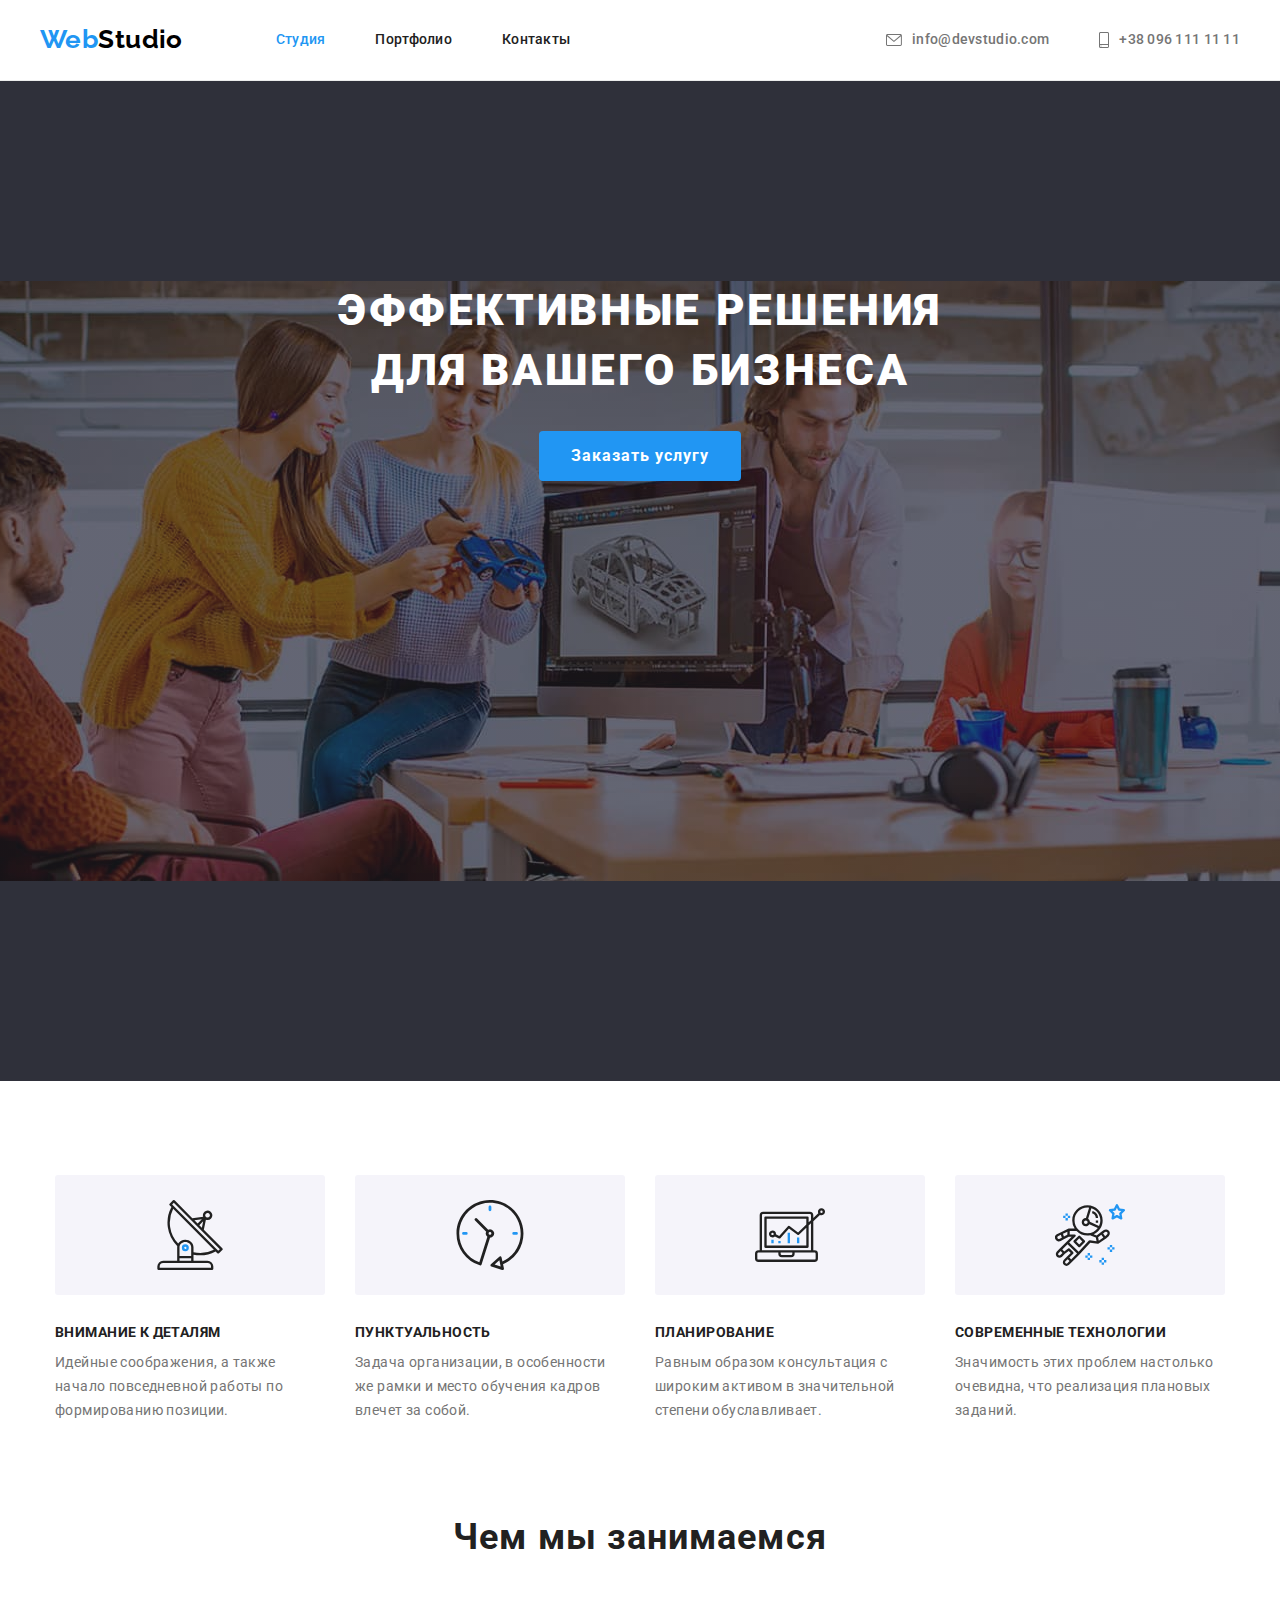
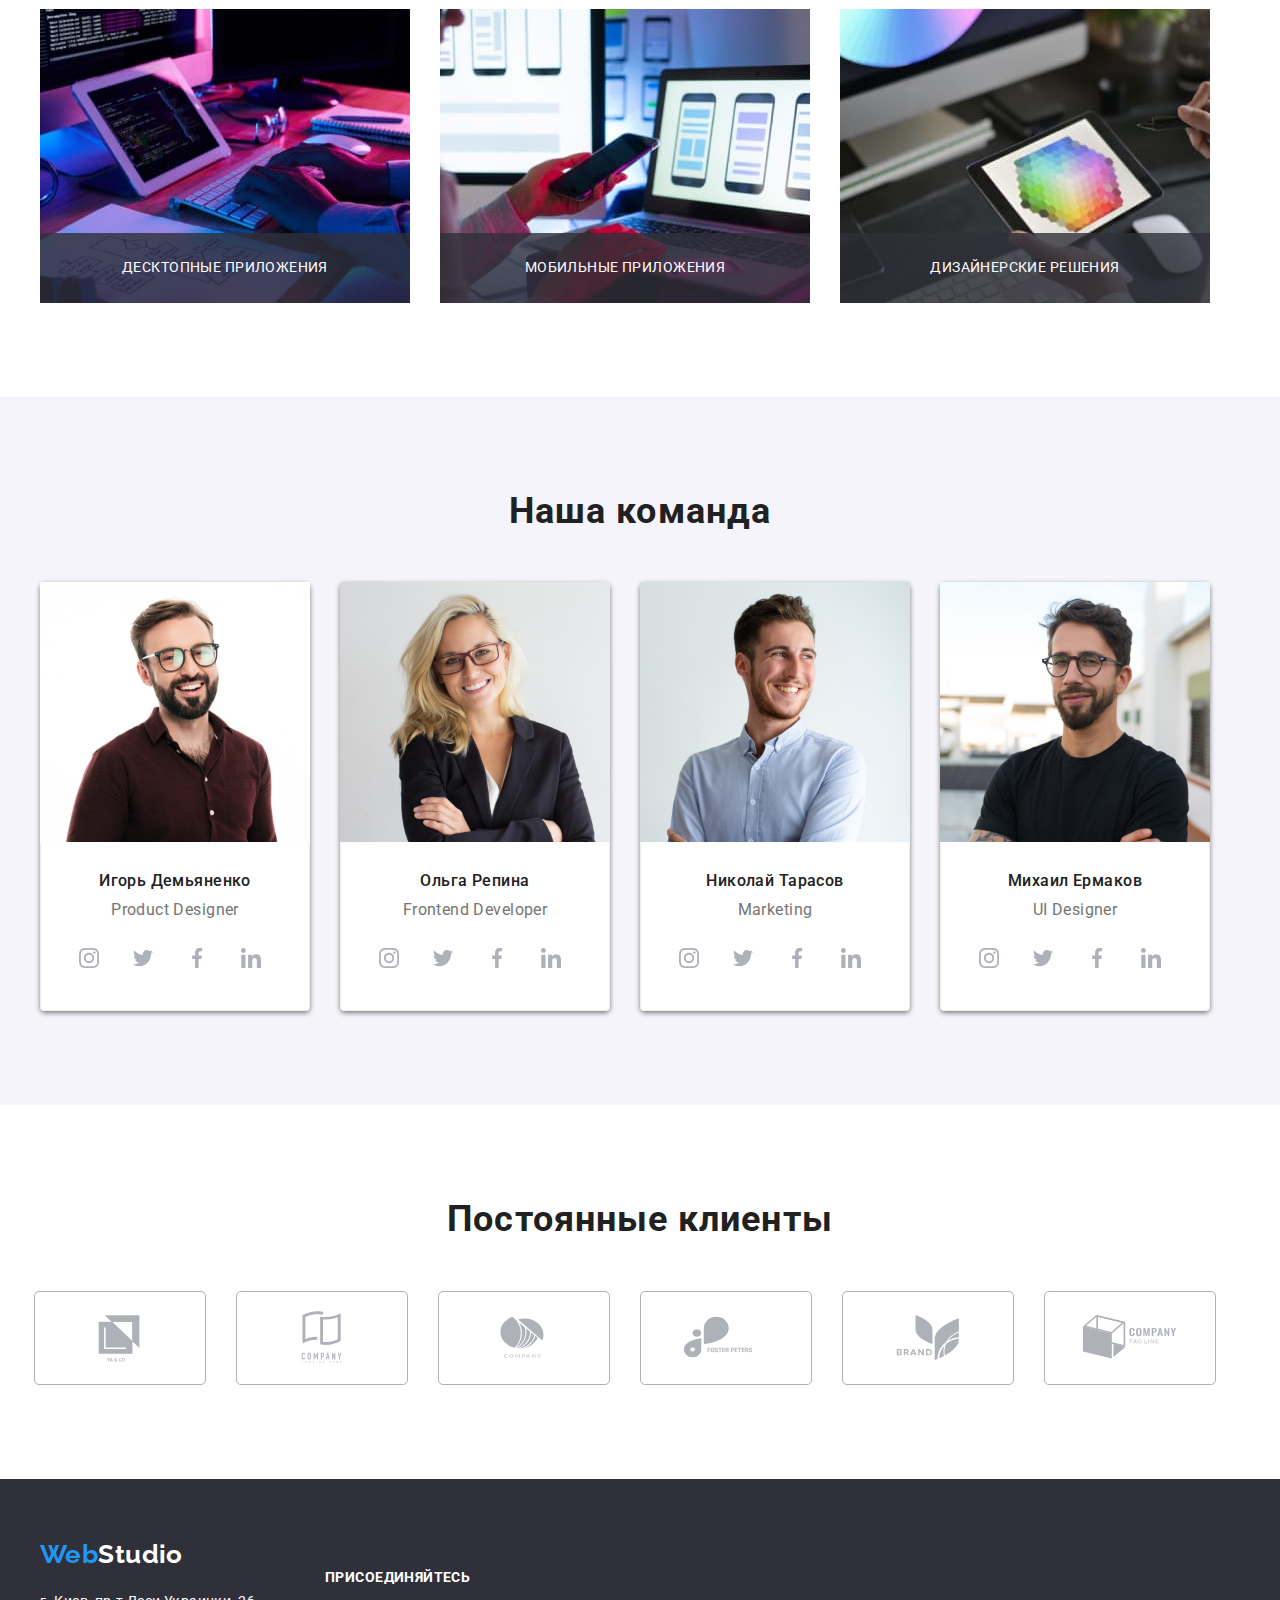
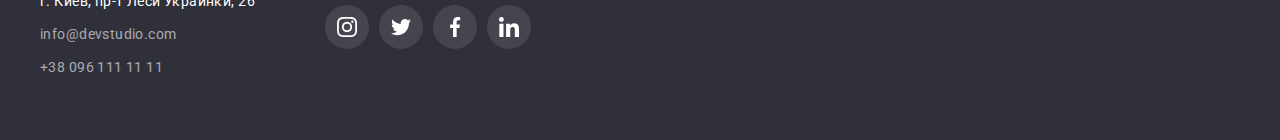
<file: index.html>
<!DOCTYPE html>
<html lang="ru">
  <head>
    <meta charset="UTF-8" />
    <meta http-equiv="X-UA-Compatible" content="IE=edge" />
    <meta name="viewport" content="width=device-width, initial-scale=1.0" />
    <title>WebStudio</title>
    <link rel="preconnect" href="https://fonts.googleapis.com" />
    <link rel="preconnect" href="https://fonts.gstatic.com" crossorigin />
    <link
      href="https://fonts.googleapis.com/css2?family=Raleway:wght@700&family=Roboto:wght@400;500;700;900&display=swap"
      rel="stylesheet"
    />
    <link
      rel="stylesheet"
      href="https://cdnjs.cloudflare.com/ajax/libs/modern-normalize/1.1.0/modern-normalize.min.css"
      integrity="sha512-wpPYUAdjBVSE4KJnH1VR1HeZfpl1ub8YT/NKx4PuQ5NmX2tKuGu6U/JRp5y+Y8XG2tV+wKQpNHVUX03MfMFn9Q=="
      crossorigin="anonymous"
      referrerpolicy="no-referrer"
    />
    <link rel="stylesheet" href="./css/style.css" />
  </head>
  <body>
    <!-- Шапка -->
    <header class="header-padding">
      <div class="container container-nav">
        <nav class="main-nav">
          <a href="./index.html" class="logo"
            ><span class="logo-web">Web</span>Studio</a
          >
          <ul class="site-nav link">
            <li class="item">
              <a class="site-nav current studio-page" href="./index.html"
                >Студия</a
              >
            </li>
            <li class="item">
              <a class="site-nav portfolio-page" href="./portfolio.html"
                >Портфолио</a
              >
            </li>
            <li class="item">
              <a class="site-nav contacts-page" href="">Контакты</a>
            </li>
          </ul>
        </nav>
        <ul class="header-contacts link">
          <li class="item">
            <a class="contacts email-header" href="info@devstudio.com">
              <svg class="email-header-svg">
                <use href="./images/sprite.svg#icon-svgenvelope"></use>
              </svg>
              info@devstudio.com
            </a>
          </li>
          <li class="item">
            <a class="contacts tel-header" href="tel:+380961111111">
              <svg class="tel-header-svg">
                <use href="./images/sprite.svg#icon-svgsmartphone"></use>
              </svg>
              +38 096 111 11 11
            </a>
          </li>
        </ul>
      </div>
    </header>
    <main>
      <!-- Герой -->
      <section class="hero overlay">
        <div class="container">
          <!-- Overlay -->
          <h1 class="tagline">Эффективные решения<br />для вашего бизнеса</h1>
          <button type="button" class="order-button">Заказать услугу</button>
        </div>
      </section>
      <section class="section">
        <div class="container">
          <h2 class="visually-hidden">Особенности</h2>
          <ul class="feature">
            <li class="feature-box">
              <div class="feature-item">
                <svg class="feature-svg">
                  <use
                    href="./images/sprite.svg#icon-svggroup-1"
                    width="70px"
                    height="70px"
                  ></use>
                </svg>
              </div>
              <h3 class="feature-tittle">Внимание к деталям</h3>
              <p class="feature-text">
                Идейные соображения, а также начало повседневной работы по
                формированию позиции.
              </p>
            </li>
            <li class="feature-box">
              <div class="feature-item">
                <svg class="feature-svg">
                  <use
                    href="./images/sprite.svg#icon-svggroup-2"
                    width="70px"
                    height="70px"
                  ></use>
                </svg>
              </div>
              <h3 class="feature-tittle">Пунктуальность</h3>
              <p class="feature-text">
                Задача организации, в особенности же рамки и место обучения
                кадров влечет за собой.
              </p>
            </li>
            <li class="feature-box">
              <div class="feature-item">
                <svg class="feature-svg">
                  <use
                    href="./images/sprite.svg#icon-svggroup-3"
                    width="70px"
                    height="70px"
                  ></use>
                </svg>
              </div>
              <h3 class="feature-tittle">Планирование</h3>
              <p class="feature-text">
                Равным образом консультация с широким активом в значительной
                степени обуславливает.
              </p>
            </li>
            <li class="feature-box">
              <div class="feature-item">
                <svg class="feature-svg">
                  <use
                    href="./images/sprite.svg#icon-svggroup-4"
                    width="70px"
                    height="70px"
                  ></use>
                </svg>
              </div>
              <h3 class="feature-tittle">Современные технологии</h3>
              <p class="feature-text">
                Значимость этих проблем настолько очевидна, что реализация
                плановых заданий.
              </p>
            </li>
          </ul>
        </div>
      </section>
      <!--Чем мы занимаемся-->
      <section class="section-works">
        <div class="container">
          <h2 class="section-title">Чем мы занимаемся</h2>
          <ul class="works">
            <li class="works-item">
              <img
                src="images/box1.jpg"
                alt="Десктопные приложения"
                width="370"
                height="294"
              />
              <div class="works-text-box">
                <p class="works-text">Десктопные приложения</p>
              </div>
            </li>
            <li class="works-item">
              <img
                src="images/box2.jpg"
                alt="Мобильные приложения"
                width="370"
                height="294"
              />
              <div class="works-text-box">
                <p class="works-text">Мобильные приложения</p>
              </div>
            </li>
            <li class="works-item">
              <img
                src="images/box3.jpg"
                alt="Дизайнерские решения"
                width="370"
                height="294"
              />
              <div class="works-text-box">
                <p class="works-text">Дизайнерские решения</p>
              </div>
            </li>
          </ul>
        </div>
      </section>
      <!-- Наша команда -->
      <section class="section team-section">
        <div class="container">
          <h2 class="section-title">Наша команда</h2>
          <ul class="team">
            <li class="team-box">
              <img
                src="images/img.jpg"
                alt="Игорь Демьяненко"
                width="270"
                height="260"
              />
              <div class="team-man">
                <h3 class="team-name">Игорь Демьяненко</h3>
                <p class="team-text">Product Designer</p>
                <ul class="team-link">
                  <li>
                    <a href="" class="team-link-item">
                      <svg class="team-link-svg" width="20px" height="20px">
                        <use href="./images/sprite.svg#icon-svgsocial-1"></use>
                      </svg>
                    </a>
                  </li>
                  <li>
                    <a href="" class="team-link-item">
                      <svg class="team-link-svg" width="20px" height="20px">
                        <use href="./images/sprite.svg#icon-svgsocial-2"></use>
                      </svg>
                    </a>
                  </li>
                  <li>
                    <a href="" class="team-link-item">
                      <svg class="team-link-svg" width="20px" height="20px">
                        <use href="./images/sprite.svg#icon-svgsocial-3"></use>
                      </svg>
                    </a>
                  </li>
                  <li>
                    <a href="" class="team-link-item">
                      <svg class="team-link-svg" width="20px" height="20px">
                        <use href="./images/sprite.svg#icon-svgsocial-4"></use>
                      </svg>
                    </a>
                  </li>
                </ul>
              </div>
            </li>
            <li class="team-box">
              <img
                src="images/img(1).jpg"
                alt="Ольга Репина"
                width="270"
                height="260"
              />
              <div class="team-man">
                <h3 class="team-name">Ольга Репина</h3>
                <p class="team-text">Frontend Developer</p>
                <ul class="team-link">
                  <li>
                    <a href="" class="team-link-item">
                      <svg class="team-link-svg" width="20px" height="20px">
                        <use href="./images/sprite.svg#icon-svgsocial-1"></use>
                      </svg>
                    </a>
                  </li>
                  <li>
                    <a href="" class="team-link-item">
                      <svg class="team-link-svg" width="20px" height="20px">
                        <use href="./images/sprite.svg#icon-svgsocial-2"></use>
                      </svg>
                    </a>
                  </li>
                  <li>
                    <a href="" class="team-link-item">
                      <svg class="team-link-svg" width="20px" height="20px">
                        <use href="./images/sprite.svg#icon-svgsocial-3"></use>
                      </svg>
                    </a>
                  </li>
                  <li>
                    <a href="" class="team-link-item">
                      <svg class="team-link-svg" width="20px" height="20px">
                        <use href="./images/sprite.svg#icon-svgsocial-4"></use>
                      </svg>
                    </a>
                  </li>
                </ul>
              </div>
            </li>
            <li class="team-box">
              <img
                src="images/img(2).jpg"
                alt="Николай Тарасов"
                width="270"
                height="260"
              />
              <div class="team-man">
                <h3 class="team-name">Николай Тарасов</h3>
                <p class="team-text">Marketing</p>
                <ul class="team-link">
                  <li>
                    <a href="" class="team-link-item">
                      <svg class="team-link-svg" width="20px" height="20px">
                        <use href="./images/sprite.svg#icon-svgsocial-1"></use>
                      </svg>
                    </a>
                  </li>
                  <li>
                    <a href="" class="team-link-item">
                      <svg class="team-link-svg" width="20px" height="20px">
                        <use href="./images/sprite.svg#icon-svgsocial-2"></use>
                      </svg>
                    </a>
                  </li>
                  <li>
                    <a href="" class="team-link-item">
                      <svg class="team-link-svg" width="20px" height="20px">
                        <use href="./images/sprite.svg#icon-svgsocial-3"></use>
                      </svg>
                    </a>
                  </li>
                  <li>
                    <a href="" class="team-link-item">
                      <svg class="team-link-svg" width="20px" height="20px">
                        <use href="./images/sprite.svg#icon-svgsocial-4"></use>
                      </svg>
                    </a>
                  </li>
                </ul>
              </div>
            </li>
            <li class="team-box">
              <img
                src="images/img(3).jpg"
                alt="Михаил Ермаков"
                width="270"
                height="260"
              />
              <div class="team-man">
                <h3 class="team-name">Михаил Ермаков</h3>
                <p class="team-text">UI Designer</p>
                <ul class="team-link">
                  <li>
                    <a class="team-link-item" href=""
                      ><svg class="team-link-svg" width="20px" height="20px">
                        <use href="./images/sprite.svg#icon-svgsocial-1"></use>
                      </svg>
                    </a>
                  </li>
                  <li>
                    <a href="" class="team-link-item">
                      <svg class="team-link-svg" width="20px" height="20px">
                        <use href="./images/sprite.svg#icon-svgsocial-2"></use>
                      </svg>
                    </a>
                  </li>
                  <li>
                    <a href="" class="team-link-item">
                      <svg class="team-link-svg" width="20px" height="20px">
                        <use href="./images/sprite.svg#icon-svgsocial-3"></use>
                      </svg>
                    </a>
                  </li>
                  <li>
                    <a href="" class="team-link-item">
                      <svg class="team-link-svg" width="20px" height="20px">
                        <use href="./images/sprite.svg#icon-svgsocial-4"></use>
                      </svg>
                    </a>
                  </li>
                </ul>
              </div>
            </li>
          </ul>
        </div>
      </section>
      <!-- Постоянные клиенты -->
      <section class="section">
        <h2 class="section-title">Постоянные клиенты</h2>
        <ul class="client-section">
          <li class="client-box">
            <a href="" class="client"
              ><svg class="icon-svgclient">
                <use href="./images/sprite.svg#icon-svgclient-1"></use>
              </svg>
            </a>
          </li>
          <li class="client-box">
            <a href="" class="client"
              ><svg class="icon-svgclient">
                <use href="./images/sprite.svg#icon-svgclient-2"></use>
              </svg>
            </a>
          </li>
          <li class="client-box">
            <a href="" class="client"
              ><svg class="icon-svgclient">
                <use href="./images/sprite.svg#icon-svgclient-3"></use>
              </svg>
            </a>
          </li>
          <li class="client-box">
            <a href="" class="client"
              ><svg class="icon-svgclient">
                <use href="./images/sprite.svg#icon-svgclient-4"></use>
              </svg>
            </a>
          </li>
          <li class="client-box">
            <a href="" class="client">
              <svg class="icon-svgclient">
                <use href="./images/sprite.svg#icon-svgclient-5"></use>
              </svg>
            </a>
          </li>
          <li class="client-box">
            <a href="" class="client"
              ><svg class="icon-svgclient">
                <use href="./images/sprite.svg#icon-svgclient-6"></use>
              </svg>
            </a>
          </li>
        </ul>
      </section>
    </main>
    <!--Подвал-->
    <footer class="page-footer">
      <div class="container-footer">
        <div>
          <a href="./index.html" class="logo-footer"
            ><span class="logo-web">Web</span>Studio</a
          >
          <address>
            <p class="geolocation">г. Киев, пр-т Леси Украинки, 26</p>
            <a
              target="_blank"
              href="info@devstudio.com"
              class="contacts-footer email-footer"
              >info@devstudio.com</a
            >
            <a target="_blank" href="+380961111111" class="contacts-footer"
              >+38 096 111 11 11</a
            >
          </address>
        </div>
        <div class="footer-link-container">
          <p class="footer-link-text">присоединяйтесь</p>
          <ul class="footer-link-box">
            <li class="footer-link">
              <a href="" class="footer-link-item">
                <svg class="footer-link-svg">
                  <use href="./images/sprite.svg#icon-svgsocial-footer-1"></use>
                </svg>
              </a>
            </li>
            <li class="footer-link">
              <a href="" class="footer-link-item">
                <svg class="footer-link-svg">
                  <use href="./images/sprite.svg#icon-svgsocial-footer-2"></use>
                </svg>
              </a>
            </li>
            <li class="footer-link">
              <a href="" class="footer-link-item">
                <svg class="footer-link-svg">
                  <use href="./images/sprite.svg#icon-svgsocial-footer-3"></use>
                </svg>
              </a>
            </li>
            <li class="footer-link">
              <a href="" class="footer-link-item">
                <svg class="footer-link-svg">
                  <use href="./images/sprite.svg#icon-svgsocial-footer-4"></use>
                </svg>
              </a>
            </li>
          </ul>
        </div>
      </div>
    </footer>
  </body>
</html>
</file>
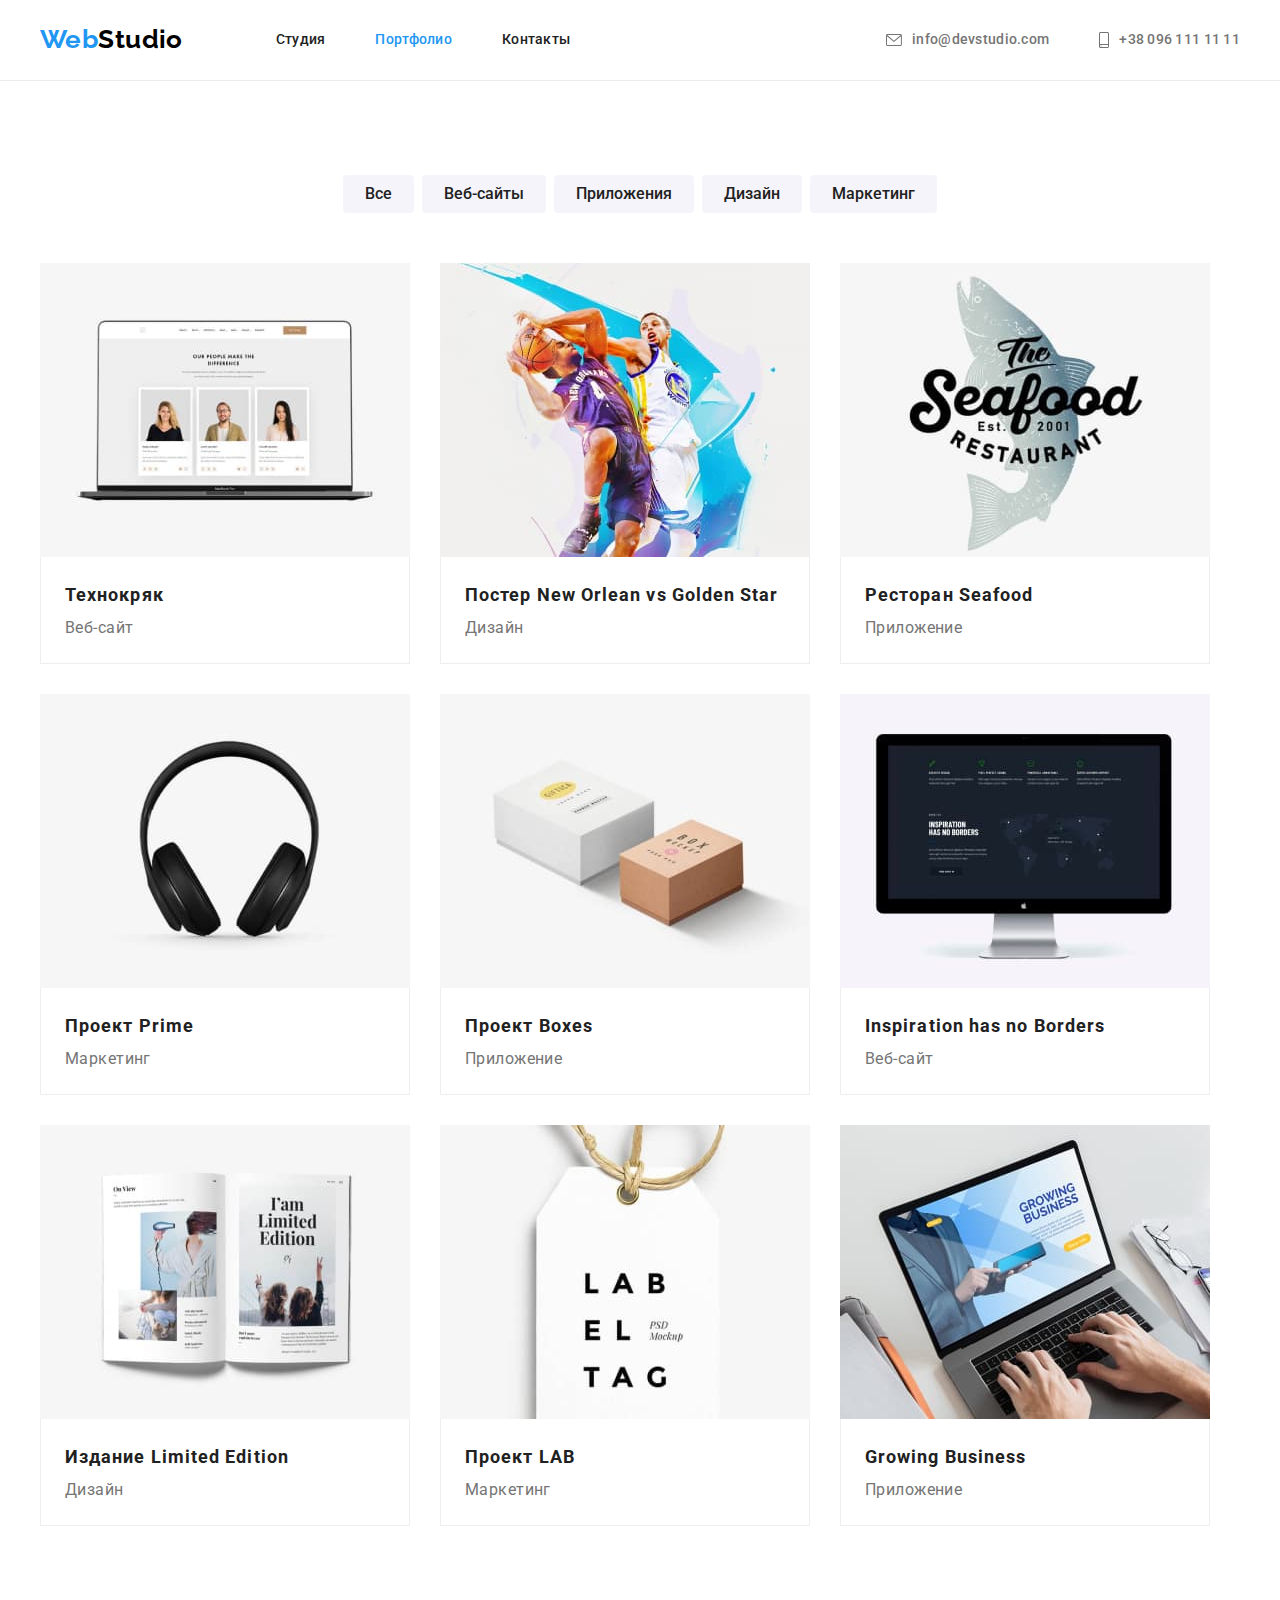
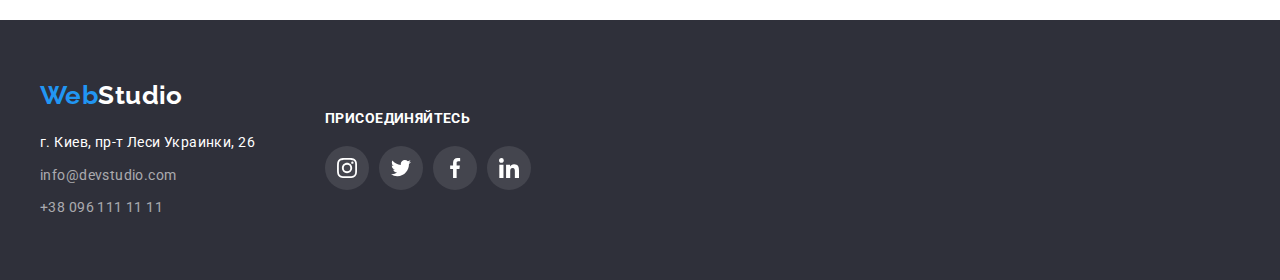
<file: portfolio.html>
<!DOCTYPE html>
<html lang="ru">
  <head>
    <meta charset="UTF-8" />
    <meta http-equiv="X-UA-Compatible" content="IE=edge" />
    <meta name="viewport" content="width=device-width, initial-scale=1.0" />
    <title>WebStudio</title>
    <link rel="preconnect" href="https://fonts.googleapis.com" />
    <link rel="preconnect" href="https://fonts.gstatic.com" crossorigin />
    <link
      href="https://fonts.googleapis.com/css2?family=Raleway:wght@700&family=Roboto:wght@400;500;700;900&display=swap"
      rel="stylesheet"
    />
    <link
      rel="stylesheet"
      href="https://cdnjs.cloudflare.com/ajax/libs/modern-normalize/1.1.0/modern-normalize.min.css"
      integrity="sha512-wpPYUAdjBVSE4KJnH1VR1HeZfpl1ub8YT/NKx4PuQ5NmX2tKuGu6U/JRp5y+Y8XG2tV+wKQpNHVUX03MfMFn9Q=="
      crossorigin="anonymous"
      referrerpolicy="no-referrer"
    />
    <link rel="stylesheet" href="./css/style.css" />
  </head>
  <body>
    <!-- Шапка -->
    <header class="header-padding">
      <div class="container container-nav">
        <nav class="main-nav">
          <a href="./index.html" class="logo"
            ><span class="logo-web">Web</span>Studio</a
          >
          <ul class="site-nav link">
            <li class="item">
              <a class="site-nav studio-page" href="./index.html">Студия</a>
            </li>
            <li class="item">
              <a class="site-nav current portfolio-page" href="./portfolio.html"
                >Портфолио</a
              >
            </li>
            <li class="item">
              <a class="site-nav contacts-page" href="">Контакты</a>
            </li>
          </ul>
        </nav>
        <ul class="header-contacts link">
          <li class="item">
            <a class="contacts email-header" href="info@devstudio.com">
              <svg class="email-header-svg">
                <use href="./images/sprite.svg#icon-svgenvelope"></use>
              </svg>
              info@devstudio.com
            </a>
          </li>
          <li class="item">
            <a class="contacts tel-header" href="tel:+380961111111">
              <svg class="tel-header-svg">
                <use href="./images/sprite.svg#icon-svgsmartphone"></use>
              </svg>
              +38 096 111 11 11
            </a>
          </li>
        </ul>
      </div>
    </header>
    <main>
      <!--Навигация на странице-->
      <section class="section">
        <div class="container">
          <h1 class="visually-hidden">Наши работы</h1>
          <ul class="works-catt">
            <li class="port-catt">
              <button type="button" class="button-portfolio">Все</button>
            </li>
            <li class="port-catt">
              <button type="button" class="button-portfolio">Веб-сайты</button>
            </li>
            <li class="port-catt">
              <button type="button" class="button-portfolio">Приложения</button>
            </li>
            <li class="port-catt">
              <button type="button" class="button-portfolio">Дизайн</button>
            </li>
            <li class="port-catt">
              <button type="button" class="button-portfolio">Маркетинг</button>
            </li>
          </ul>
        </div>
        <div class="container project-container">
          <h2 class="visually-hidden">Примеры наших работ</h2>
          <ul class="all-project">
            <li class="project-box">
              <a href="">
                <img
                  src="./images/img-portfolio/img.jpg"
                  alt="Сайт компании Технокряк"
                  width="370"
                  height="294"
                />
                <div class="project-item">
                  <h3 class="name-project">Технокряк</h3>
                  <p class="project-text">Веб-сайт</p>
                  <p></p>
                </div>
              </a>
            </li>
            <li class="project-box">
              <a class="" href="">
                <img
                  src="./images/img-portfolio/img(1).jpg"
                  alt="Спортивный постер"
                  width="370"
                  height="294"
                />
                <div class="project-item">
                  <h3 class="name-project">Постер New Orlean vs Golden Star</h3>
                  <p class="project-text">Дизайн</p>
                  <p></p>
                </div>
              </a>
            </li>
            <li class="project-box">
              <a href="">
                <img
                  src="./images/img-portfolio/img(2).jpg"
                  alt="Приложение для ресторана Seafood"
                  width="370"
                  height="294"
                />
                <div class="project-item">
                  <h3 class="name-project">Ресторан Seafood</h3>
                  <p class="project-text">Приложение</p>
                  <p></p>
                </div>
              </a>
            </li>
            <li class="project-box">
              <a href="">
                <img
                  src="./images/img-portfolio/img(3).jpg"
                  alt="Маркетинг для проекта Prime"
                  width="370"
                  height="294"
                />
                <div class="project-item">
                  <h3 class="name-project">Проект Prime</h3>
                  <p class="project-text">Маркетинг</p>
                  <p></p>
                </div>
              </a>
            </li>
            <li class="project-box">
              <a href="">
                <img
                  src="./images/img-portfolio/img(4).jpg"
                  alt="Приложение для проекта Boxes"
                  width="370"
                  height="294"
                />
                <div class="project-item">
                  <h3 class="name-project">Проект Boxes</h3>
                  <p class="project-text">Приложение</p>
                  <p></p>
                </div>
              </a>
            </li>
            <li class="project-box">
              <a href="">
                <img
                  src="./images/img-portfolio/img(5).jpg"
                  alt="Веб-сайт Inspiration has no Borders"
                  width="370"
                  height="294"
                />
                <div class="project-item">
                  <h3 class="name-project">Inspiration has no Borders</h3>
                  <p class="project-text">Веб-сайт</p>
                  <p></p>
                </div>
              </a>
            </li>
            <li class="project-box">
              <a href="">
                <img
                  src="./images/img-portfolio/img(6).jpg"
                  alt="Дизайн издания Limited Edition"
                  width="370"
                  height="294"
                />
                <div class="project-item">
                  <h3 class="name-project">Издание Limited Edition</h3>
                  <p class="project-text">Дизайн</p>
                  <p></p>
                </div>
              </a>
            </li>
            <li class="project-box">
              <a href="">
                <img
                  src="./images/img-portfolio/img(7).jpg"
                  alt="Маркетинг для Проека LAB"
                  width="370"
                  height="294"
                />
                <div class="project-item">
                  <h3 class="name-project">Проект LAB</h3>
                  <p class="project-text">Маркетинг</p>
                  <p></p>
                </div>
              </a>
            </li>
            <li class="project-box">
              <a href="">
                <img
                  src="./images/img-portfolio/img(8).jpg"
                  alt="Приложение для
            Growing Business"
                  width="370"
                  height="294"
                />
                <div class="project-item">
                  <h3 class="name-project">Growing Business</h3>
                  <p class="project-text">Приложение</p>
                  <p></p>
                </div>
              </a>
            </li>
          </ul>
        </div>
      </section>
    </main>
    <!--Подвал-->
    <footer class="page-footer">
      <div class="container-footer">
        <div>
          <a href="./index.html" class="logo-footer"
            ><span class="logo-web">Web</span>Studio</a
          >
          <address>
            <p class="geolocation">г. Киев, пр-т Леси Украинки, 26</p>
            <a
              target="_blank"
              href="info@devstudio.com"
              class="contacts-footer email-footer"
              >info@devstudio.com</a
            >
            <a target="_blank" href="+380961111111" class="contacts-footer"
              >+38 096 111 11 11</a
            >
          </address>
        </div>
        <div class="footer-link-container">
          <p class="footer-link-text">присоединяйтесь</p>
          <ul class="footer-link-box">
            <li class="footer-link">
              <a href="" class="footer-link-item">
                <svg class="footer-link-svg">
                  <use href="./images/sprite.svg#icon-svgsocial-footer-1"></use>
                </svg>
              </a>
            </li>
            <li class="footer-link">
              <a href="" class="footer-link-item">
                <svg class="footer-link-svg">
                 <use href="./images/sprite.svg#icon-svgsocial-footer-2"></use>
               </svg>
              </a> 
            </li>
            <li class="footer-link">
              <a href="" class="footer-link-item">
                  <svg class="footer-link-svg">
                    <use href="./images/sprite.svg#icon-svgsocial-footer-3"></use>
                  </svg>
              </a>
            </li>
            <li class="footer-link">
              <a href="" class="footer-link-item">
                <svg class="footer-link-svg">
                 <use href="./images/sprite.svg#icon-svgsocial-footer-4"></use>
               </svg>
              </a>
            </li>
          </ul>
        </div>
      </div>
    </footer>
  </body>
</html>
</file>
<file: css/style.css>
:root {
  /* основной цвет текста */
  --main-text-color: #212121;
  /* вторичный цвет текста */
  --text-color: #757575;
  /* цвет-акцент */
  --theme-accent: #2196f3;
  /* основной цвет фона */
  --main-bgd-color: #fff;
  /* вторичный цвет фона */
  --bgd-color: #2f303a;
  /* цвет фона кнопок */
  --bgd-button-color: #f5f4fa;
  /* цвет иконок */
  --svg-color: #afb1b8;
}

body {
  background-color: var(--main-bgd-color);
  color: var(--main-text-color);

  font-family: Roboto, sans-serif;
  letter-spacing: 0.03em;
  font-size: 14px;
  margin: 0;
}

a {
  text-decoration: none;
}

h1,
h2,
h3,
h4,
h5,
h6,
p,
ul,
ol {
  margin: 0;
  padding: 0;
}

ul {
  list-style: none;
}

img {
  display: block;
  max-width: 100%;
}

.container {
  width: 1200px;
  margin: 0 auto;
}

/* Шапка */
.header-padding {
  border-bottom: solid 1px #ececec;
}

.container-nav {
  display: flex;
  align-items: center;
  border-top: 0;
  padding-left: 15px;
  padding-right: 15px;
}

.main-nav {
  display: flex;
  border-bottom: 0;
  border-top: 0;
}

.site-nav {
  display: block;
  color: var(--main-text-color);
  font-weight: 500;
  line-height: 1.14;
  letter-spacing: 0.02em;
}

.site-nav.current {
  color: var(--theme-accent);
}

.site-nav:hover,
.site-nav:focus,
.contacts:hover,
.contacts:focus,
.button:hover {
  color: var(--theme-accent);
}

.site-nav .item {
  margin-right: 50px;
}

.site-nav .item:last-child {
  margin-right: 0;
}

.link {
  display: flex;
  align-items: center;
}

.logo {
  padding-top: 24px;
  margin-right: 93px;

  color: #000;
  font-family: Raleway, cursive;
  font-weight: bold;
  font-size: 26px;
  line-height: 1.19;
}

.logo-web {
  color: var(--theme-accent);
}

.studio-page {
  padding-top: 32px;
  padding-bottom: 32px;
}

.portfolio-page {
  padding-top: 32px;
  padding-bottom: 32px;
}

.contacts-page {
  padding-top: 32px;
  padding-bottom: 32px;
}

.header-contacts {
  margin-left: auto;

  letter-spacing: 0.02em;
  font-weight: 500;
  line-height: 1.14;
}

.header-contacts .item + .item {
  margin-left: 50px;
}

.email-header {
  padding-top: 32px;
  padding-bottom: 32px;
  display: flex;
  align-items: center;

  color: var(--text-color);
  letter-spacing: 0.02em;
  font-weight: 500;
  line-height: 1.14;
}

.email-header-svg {
  width: 16px;
  height: 12px;
  margin-right: 10px;
  fill: currentColor;
}

.tel-header {
  padding-top: 32px;
  padding-bottom: 32px;
  display: flex;
  align-items: center;

  color: var(--text-color);
  letter-spacing: 0.02em;
  font-weight: 500;
  line-height: 1.14;
}

.tel-header-svg {
  width: 10px;
  height: 16px;
  margin-right: 10px;
  fill: currentColor;
}

/* Герой */

.overlay {
  max-width: 1600px;
  height: 600px;
  margin-left: auto;
  margin-right: auto;
  background-image: linear-gradient(
      to right,
      rgba(47, 48, 58, 0.4),
      rgba(47, 48, 58, 0.4)
    ),
    url(../images/overlay.jpg);
  background-color: var(--bgd-color);
  background-repeat: no-repeat;
  background-position: center;
}

.hero {
  padding-top: 200px;
  padding-bottom: 200px;
  text-align: center;
}

.tagline {
  color: var(--main-bgd-color);
  font-weight: 900;
  font-size: 44px;
  line-height: 1.36;
  letter-spacing: 0.06em;
  text-transform: uppercase;
  margin-bottom: 30px;
}

/* Кнопка */

.order-button {
  border-radius: 4px;
  border: 0;
  padding: 10px 32px;

  background-color: var(--theme-accent);
  color: var(--main-bgd-color);
  font-family: Roboto, sans-serif;
  cursor: pointer;
  font-weight: bold;
  font-size: 16px;
  line-height: 1.87;
  letter-spacing: 0.06em;
  text-align: center;
}

/* Секции */

.section {
  padding-top: 94px;
  padding-bottom: 94px;
}

.section-works {
  padding-bottom: 94px;
}

.visually-hidden {
  position: absolute;
  white-space: nowrap;
  width: 1px;
  height: 1px;
  overflow: hidden;
  border: 0;
  padding: 0;
  clip: rect(0 0 0 0);
  clip-path: inset(50%);
  margin: -1px;
}

.section-title {
  margin-bottom: 50px;

  color: var(--main-text-color);
  font-weight: bold;
  font-size: 36px;
  line-height: 1.16;
  text-align: center;
  letter-spacing: 0.03em;
}

/* Наши особенности */

.works {
  text-align: center;
  display: flex;
}

.feature-box {
  margin-right: 30px;
  margin-bottom: 0px;
  width: 270px;
}

.feature-box:last-child {
  margin-right: 0;
}

.feature {
  display: flex;
  justify-content: center;
}

.feature-item {
  width: 270px;
  height: 120px;
  display: flex;
  justify-content: center;
  align-items: center;
  border-radius: 3px;
  margin-bottom: 30px;
  background-color: var(--bgd-button-color);
}

.feature-svg {
  width: 70px;
  height: 70px;
}

.feature-tittle {
  margin-bottom: 10px;
  font-size: 14px;
  line-height: 1.14;
  text-transform: uppercase;
}

.feature-text {
  color: var(--text-color);
  line-height: 1.71;
}

.works-item {
  margin-right: 30px;
  position: relative;
}

.works-item:last-child {
  margin-right: 0;
}

.works-text-box {
  background-color: rgba(47, 48, 58, 0.8);
  width: 370px;
  height: 70px;
  display: flex;
  justify-content: center;
  align-items: center;
  position: absolute;
  bottom: 0;
}

.works-text {
  font-family: Roboto, sans-serif;
  font-size: 14px;
  line-height: 1.14;
  text-align: center;
  letter-spacing: 0.03em;
  text-transform: uppercase;
  color: var(--main-bgd-color);
}

/* Наша команда */

.team-section {
  background-color: var(--bgd-button-color);
}

.team {
  display: flex;
}

.team-box {
  margin-right: 30px;
  box-shadow: 0px 2px 5px 0px rgba(0, 0, 0, 0.5);
  border-radius: 5px;
  background-color: var(--main-bgd-color);
}

.team-box:last-child {
  margin-right: 0px;
}

.team-man {
  padding: 30px 0px;
  border: solid 1px #eeeeee;
  border-radius: 4px;
  border-top: 0;
}

.team-name {
  margin-bottom: 10px;
  color: var(--main-text-color);
  font-weight: 500;
  font-size: 16px;
  line-height: 1.18;
  text-align: center;
}

.team-text {
  color: var(--text-color);
  font-size: 16px;
  line-height: 1.18;
  text-align: center;
}

.team-link {
  margin-top: 16px;
  margin-left: auto;
  margin-right: auto;
  display: flex;
  justify-content: center;
}

.team-link-item {
  width: 44px;
  height: 44px;
  margin-right: 10px;
  display: flex;
  justify-content: center;
  align-items: center;
  text-decoration: none;
  color: var(--svg-color);
}

.team-link-item:hover {
  background-color: var(--theme-accent);
  color: var(--main-bgd-color);
  border: 0;
  border-radius: 50%;
}

.team-link-item:focus {
  background-color: var(--theme-accent);
  color: var(--main-bgd-color);
  border: 0;
  border-radius: 50%;
}

.team-link-svg {
  fill: currentColor;
}

.team-link-svg:last-child {
  margin-right: 0px;
}

.client-section {
  display: flex;
  justify-content: center;
}

.client {
  border: 1px solid #afb1b8;
  border-radius: 5px;
  width: 170px;
  height: 92px;
  display: flex;
  justify-content: center;
  margin-right: 30px;
  color: var(--svg-color);
}

.client-box:last-child {
  margin-right: 0px;
}

.client:hover {
  color: var(--theme-accent);
  border: 1px solid var(--theme-accent);
}

.client:focus {
  color: var(--theme-accent);
  border: 1px solid var(--theme-accent);
}

.icon-svgclient {
  width: 106px;
  fill: currentColor;
}

/* Портфолио */

.button-portfolio {
  border-radius: 4px;
  border: 0;
  padding: 6px 22px;

  color: var(--main-text-color);
  background-color: var(--bgd-button-color);
  font-family: Roboto, sans-serif;
  font-style: normal;
  font-weight: 500;
  font-size: 16px;
  line-height: 1.62;
  text-align: center;
  cursor: pointer;
}

.button-portfolio:hover {
  background-color: var(--theme-accent);
  color: var(--main-bgd-color);
  box-shadow: 0px 2px 5px 0px rgba(0, 0, 0, 0.5);
}

.button-portfolio:focus {
  background-color: var(--theme-accent);
  color: var(--main-bgd-color);
  box-shadow: 0px 2px 5px 0px rgba(0, 0, 0, 0.5);
}

.works-catt {
  display: flex;
  justify-content: center;
}

.port-catt {
  margin-right: 8px;
  margin-bottom: 50px;
}

.port-catt:last-child {
  margin-right: 0px;
}

.project-container {
  width: 1200px;
  margin-left: auto;
  margin-right: auto;
  padding-left: 15px;
  padding-right: 15px;
}

.all-project {
  display: flex;
  flex-wrap: wrap;
}

.project-box {
  width: 370px;
  margin-right: 30px;
  margin-bottom: 30px;
}

.project-box:hover {
  box-shadow: 0px 2px 5px 0px rgba(0, 0, 0, 0.5);
}

.project-item {
  border: solid 1px #eeeeee;
  border-top: 0;
  padding: 20px 24px;
}

.project-box:nth-child(3n) {
  margin-right: 0px;
}

.project-box:nth-last-child(-n + 3) {
  margin-bottom: 0;
}

.name-project {
  color: var(--main-text-color);
  font-weight: bold;
  font-size: 18px;
  line-height: 2;
  letter-spacing: 0.06em;
}

.project-text {
  color: var(--text-color);
  font-size: 16px;
  line-height: 1.87;
}

/* Подвал */

.page-footer {
  padding-top: 60px;
  padding-bottom: 60px;
  background-color: var(--bgd-color);
}

.container-footer {
  width: 1200px;
  margin: 0 auto;
  display: flex;
  align-items: center;
}

.logo-footer {
  margin-bottom: 20px;
  display: block;

  color: var(--main-bgd-color);
  font-family: Raleway;
  font-weight: bold;
  font-size: 26px;
  line-height: 1.19;
}

.geolocation {
  color: var(--main-bgd-color);
  font-style: normal;
  line-height: 1.71;
  margin-bottom: 9px;
}

.contacts-footer {
  display: block;
  color: rgba(255, 255, 255, 0.6);
  font-style: normal;
  line-height: 1.71;
}

.email-footer {
  margin-bottom: 9px;
}

.footer-link-container {
  margin-left: 70px;
}

.footer-link-box {
  display: flex;
}

.footer-link-svg {
  width: 20px;
  height: 20px;
  fill: var(--main-bgd-color);
}

.footer-link-item {
  display: flex;
  justify-content: center;
  align-items: center;
  width: 44px;
  height: 44px;
  border: 0;
  border-radius: 50%;
  background-color: rgba(255, 255, 255, 0.1);
}

.footer-link-item:hover {
  background-color: var(--theme-accent);
}

.footer-link-item:focus {
  background-color: var(--theme-accent);
}

.footer-link {
  margin-top: 20px;
  margin-right: 10px;
}

.footer-link:last-child {
  margin-right: 0px;
}

.footer-link-text {
  color: var(--main-bgd-color);
  font-family: Roboto;
  font-style: normal;
  font-weight: bold;
  font-size: 14px;
  line-height: 16px;
  letter-spacing: 0.03em;
  text-transform: uppercase;
}
</file>
